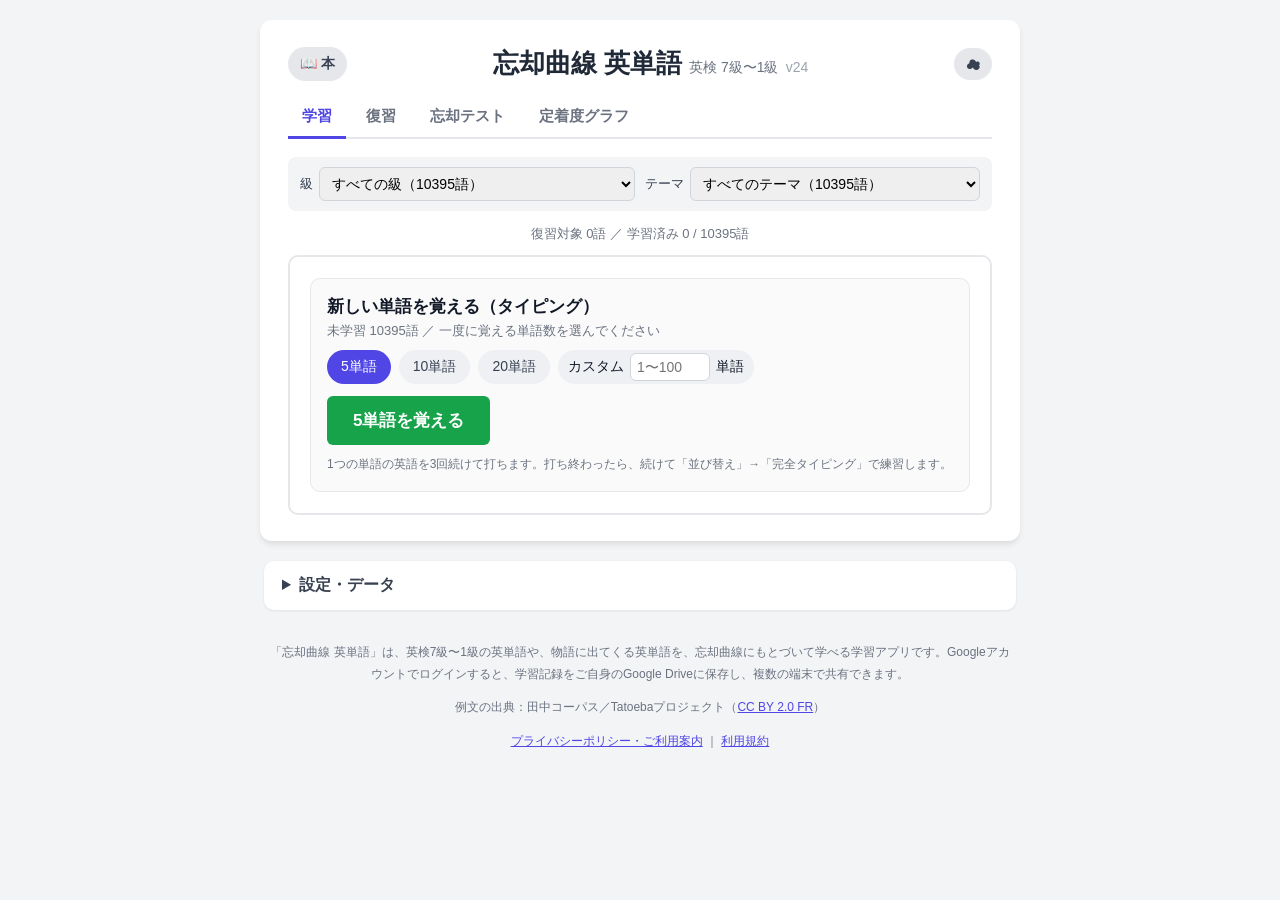
<file: index.html>
<!DOCTYPE html>
<html lang="ja">
<head>
    <meta charset="UTF-8">
    <meta name="viewport" content="width=device-width, initial-scale=1.0">
    <title>忘却曲線 英単語</title>
    <meta name="application-name" content="忘却曲線 英単語">
    <meta property="og:site_name" content="忘却曲線 英単語">
    <meta property="og:title" content="忘却曲線 英単語">
    <meta name="description" content="忘却曲線 英単語は、英検7級〜1級の英単語や物語に出てくる英単語を、忘却曲線にもとづいて学べる学習アプリです。">
    <!-- Google Search Console で「HTMLタグ」で所有権を確認する場合は、ここに表示されたタグを貼ります（例）
         <meta name="google-site-verification" content="表示されたコード"> -->
    <link rel="stylesheet" href="css/style.css?v=24">
</head>
<body>

<div class="container">
    <div id="loadError" class="load-error" hidden></div>
    <div id="backupBanner" class="info-banner" hidden></div>
    <div class="head">
        <button class="mode-switch" id="modeSwitch" title="本で英単語を学ぶ">📖 本</button>
        <h1>忘却曲線 英単語 <small>英検 7級〜1級</small> <small class="ver">v24</small></h1>
        <button class="sync-btn off" id="syncBtn" title="Googleアカウントで同期" hidden>☁</button>
    </div>

    <nav class="tabs">
        <button class="tab active" data-tab="learn">学習</button>
        <button class="tab" data-tab="review">復習</button>
        <button class="tab" data-tab="test">忘却テスト</button>
        <button class="tab" data-tab="graph">定着度グラフ</button>
    </nav>

    <!-- 学習する範囲（級・テーマ） -->
    <div class="scope" id="scopeBar">
        <label id="lblLevel">級 <select id="scopeLevel"></select></label>
        <label id="lblTheme">テーマ <select id="scopeTheme"></select></label>
        <label id="lblBook" hidden>本 <select id="scopeBook"></select></label>
        <button class="btn-secondary story-btn" id="btnStory" hidden>📖 本文を読む</button>
    </div>

    <!-- ===== 学習タブ ===== -->
    <section id="tab-learn">
        <div class="chips" id="modeChips"></div>
        <div class="stats" id="learnStats"></div>
        <div class="card" id="card"></div>
        <div class="typearea" id="typeArea"></div>
        <div class="help-text" id="helpText"></div>
        <button class="btn-link back-home" id="backHome" hidden>← ホームに戻る</button>
    </section>

    <!-- ===== 定着度グラフタブ ===== -->
    <section id="tab-graph" hidden>
        <div class="kpis" id="summary"></div>
        <div class="stackbar" id="stackbar"></div>
        <div class="legend" id="legend"></div>

        <div class="filters">
            <input id="gQuery" type="search" placeholder="単語・意味で検索">
            <select id="gSort">
                <option value="Rasc">定着度が低い順</option>
                <option value="Rdesc">定着度が高い順</option>
                <option value="due">次の復習が近い順</option>
                <option value="id">番号順</option>
            </select>
        </div>
        <div class="chips" id="gFilter"></div>
        <div class="wordlist" id="wordList"></div>

        <details class="note">
            <summary>定着度と思い出しやすさの考え方</summary>
            <p>記憶の強さを、性質の違う2つの値で表しています（ビョーク夫妻の「記憶の二元理論」をもとにした簡易モデルです）。</p>
            <ul>
                <li><b>定着度</b>（貯蔵強度）：脳にどれだけ深く刻まれたか。1回目の学習直後は12%と低く、<b>復習で思い出せるたびに積み上がります</b>。時間がたっても下がりません。</li>
                <li><b>思い出しやすさ</b>（検索強度）：いますぐ思い出せる度合い。学習した直後は100%で、時間とともに下がります（エビングハウスの忘却曲線）。定着度が高い単語ほど、ゆっくり下がります。</li>
            </ul>
            <ul>
                <li>思い出せたとき：定着度が上がります。忘れかけた（思い出しやすさが低い）ときに思い出せるほど、大きく上がります。</li>
                <li>忘れた・ヒントを使った：定着度は下がりませんが、次の復習までの間隔が短くなります。</li>
                <li>思い出しやすさが70%を下回った単語が、「忘却テスト」の対象になります。</li>
                <li>「復習」タブで打ち直すと「再学習」として記録され、思い出しやすさが100%に戻り、定着度が少し上がります。</li>
                <li>「定着度」で分けた区分（50%未満など）は、「復習」タブの区分と同じです。</li>
            </ul>
            <p>実際の記憶を測った値ではなく、目安の推定値です。</p>
        </details>
    </section>
</div>

<!-- ===== 設定・データ ===== -->
<div class="container plain">
    <details class="settings">
        <summary>設定・データ</summary>

        <div class="sync-box">
            <div class="sync-title">☁ Googleアカウントで学習記録を同期</div>
            <div class="sync-note">Googleにログインすると、学習記録が Google Drive の「このアプリ専用の非表示フォルダ」に自動で保存されます。ほかの端末で同じGoogleアカウントでログインすると、自動で取り込まれます（ほかのファイルには触れません）。</div>
            <div class="sync-status off" id="syncStatus"></div>
            <div class="sync-buttons">
                <button class="btn-primary" id="btnGLogin">Googleでログイン</button>
                <button class="btn-secondary" id="btnGSync" hidden>今すぐ同期</button>
                <button class="btn-secondary" id="btnGLogout" hidden>同期をやめる</button>
                <button class="btn-danger" id="btnGDelete" hidden>Google Drive のデータを削除</button>
            </div>
            <div class="sync-note">「Google Drive のデータを削除」は、Drive の同期データだけを消します（この端末の記録は残ります）。全端末の記録を空にしたいときは、同期中に下の「データをリセット」を押してください。詳しくは<a href="privacy.html" target="_blank" rel="noopener">プライバシーポリシー</a>をご覧ください。</div>
        </div>

        <div class="setting-row">
            <label><input type="checkbox" id="jaFirst"> 日本語タイピングは最初の意味だけ打つ（例：「を持っている，所持している」→「を持っている」）</label>
            <label><input type="checkbox" id="soundOn"> 効果音</label>
            <label>最初に開くページ
                <select id="homePage">
                    <option value="words">忘却曲線 英単語</option>
                    <option value="book">本</option>
                </select>
            </label>
            <label>音声の再生方法
                <select id="voiceMode">
                    <option value="auto">自動（おすすめ）</option>
                    <option value="online">インターネット音声を優先</option>
                    <option value="device">端末の音声のみ</option>
                </select>
            </label>
            <label>カタカナ表記（3回打ちの画面）
                <select id="kanaMode">
                    <option value="grad">だんだん減らす（おすすめ）</option>
                    <option value="always">いつも表示</option>
                    <option value="off">表示しない</option>
                </select>
            </label>
        </div>

        <div class="speech-test">
            <button class="btn-secondary" id="btnSpeechTest">🔊 音声のテスト</button>
            <div class="speech-info" id="speechInfo">発音が鳴らないときは、このボタンで原因を調べられます。</div>
        </div>

        <div class="save-info" id="saveInfo"></div>

        <div class="backup-section">
            <button class="btn-secondary" id="btnExport">データをエクスポート (保存)</button>
            <button class="btn-secondary" id="btnImport">インポート</button>
            <button class="btn-secondary" id="btnRescue">退避データを書き出す</button>
            <button class="btn-danger" id="btnReset">データをリセット</button>
            <input type="file" id="importFile" accept=".json,application/json" style="display:none">
        </div>

        <div class="timebox">
            <div class="timebox-title">テスト用：時間を進める</div>
            <div class="timebox-note">忘却曲線の動きを確かめたいときに使います。進めた時間は学習記録にも反映されるので、確認が終わったら「リセット」で戻してください。</div>
            <div class="timebox-buttons">
                <button class="btn-secondary" data-skip="1">+1時間</button>
                <button class="btn-secondary" data-skip="6">+6時間</button>
                <button class="btn-secondary" data-skip="24">+1日</button>
                <button class="btn-secondary" data-skip="72">+3日</button>
                <button class="btn-secondary" data-skip="168">+7日</button>
                <button class="btn-secondary" data-skip="0">リセット</button>
            </div>
            <div class="timebox-now" id="timeNow"></div>
        </div>
    </details>
</div>

<footer class="site-footer">
    <p>「忘却曲線 英単語」は、英検7級〜1級の英単語や、物語に出てくる英単語を、忘却曲線にもとづいて学べる学習アプリです。Googleアカウントでログインすると、学習記録をご自身のGoogle Driveに保存し、複数の端末で共有できます。</p>
    <p>例文の出典：田中コーパス／Tatoebaプロジェクト（<a href="https://creativecommons.org/licenses/by/2.0/fr/" target="_blank" rel="noopener">CC BY 2.0 FR</a>）</p>
    <p><a href="privacy.html">プライバシーポリシー・ご利用案内</a> ｜ <a href="terms.html">利用規約</a></p>
</footer>

<!-- ===== 単語ごとの詳細（忘却曲線） ===== -->
<div id="modal" class="modal" hidden>
    <div class="modal-box">
        <button class="modal-close" id="modalClose" aria-label="閉じる">×</button>
        <div id="modalBody"></div>
    </div>
</div>

<script>
var WORDS_LV = {};
var BOOKS_DATA = [];
var EXAMPLES = {};
var __errs = [];
window.addEventListener("error", function (e) { __errs.push((e.message || "") + (e.filename ? " (" + e.filename.split("/").slice(-2).join("/") + ")" : "")); });
</script>
<script src="js/data/words_7.js?v=24"></script>
<script src="js/data/words_6.js?v=24"></script>
<script src="js/data/words_5.js?v=24"></script>
<script src="js/data/words_4.js?v=24"></script>
<script src="js/data/words_3.js?v=24"></script>
<script src="js/data/words_p2.js?v=24"></script>
<script src="js/data/words_2.js?v=24"></script>
<script src="js/data/words_p1.js?v=24"></script>
<script src="js/data/words_1.js?v=24"></script>
<script src="js/data/legacy.js?v=24"></script>
<script src="js/data/examples.js?v=24"></script>
<script src="js/data/book_pigs.js?v=24"></script>
<script src="js/data/book_kittens.js?v=24"></script>
<script src="js/data/book_bears.js?v=24"></script>
<script src="js/data/book_chicken.js?v=24"></script>
<script src="js/data/book_ginger.js?v=24"></script>
<script src="js/data/book_oldwoman.js?v=24"></script>
<script src="js/data/book_owl.js?v=24"></script>
<script src="js/config.js?v=24"></script>
<script src="js/app.js?v=24"></script>
<script src="js/sync.js?v=24"></script>
<script src="https://accounts.google.com/gsi/client" async defer></script>
<script>
// ファイルの置き忘れ・古いファイルが混ざっているときに、画面に原因を表示する
(function () {
  var msg = "";
  var wordsOk = false;
  try { wordsOk = typeof WORDS !== "undefined" && WORDS.length > 0; } catch (e) {}
  if (typeof APP_VERSION === "undefined" || APP_VERSION !== "v24") {
    msg = "js/app.js が古い、または見つかりません。zipの中身（js・css・index.html）をすべて新しいものに上書きしてください。";
  } else if (!wordsOk) {
    msg = "単語データが読み込めていません。js/data フォルダ（words_7.js など10ファイル）が、フォルダごとアップロードされているか確認してください。";
  } else if (__errs.length) {
    msg = "エラーが発生しました：" + __errs[0];
  }
  if (msg) {
    var b = document.getElementById("loadError");
    b.textContent = msg + "　（直らないときは Ctrl+F5 で再読み込み）";
    b.hidden = false;
  }
})();
</script>
</body>
</html>
</file>
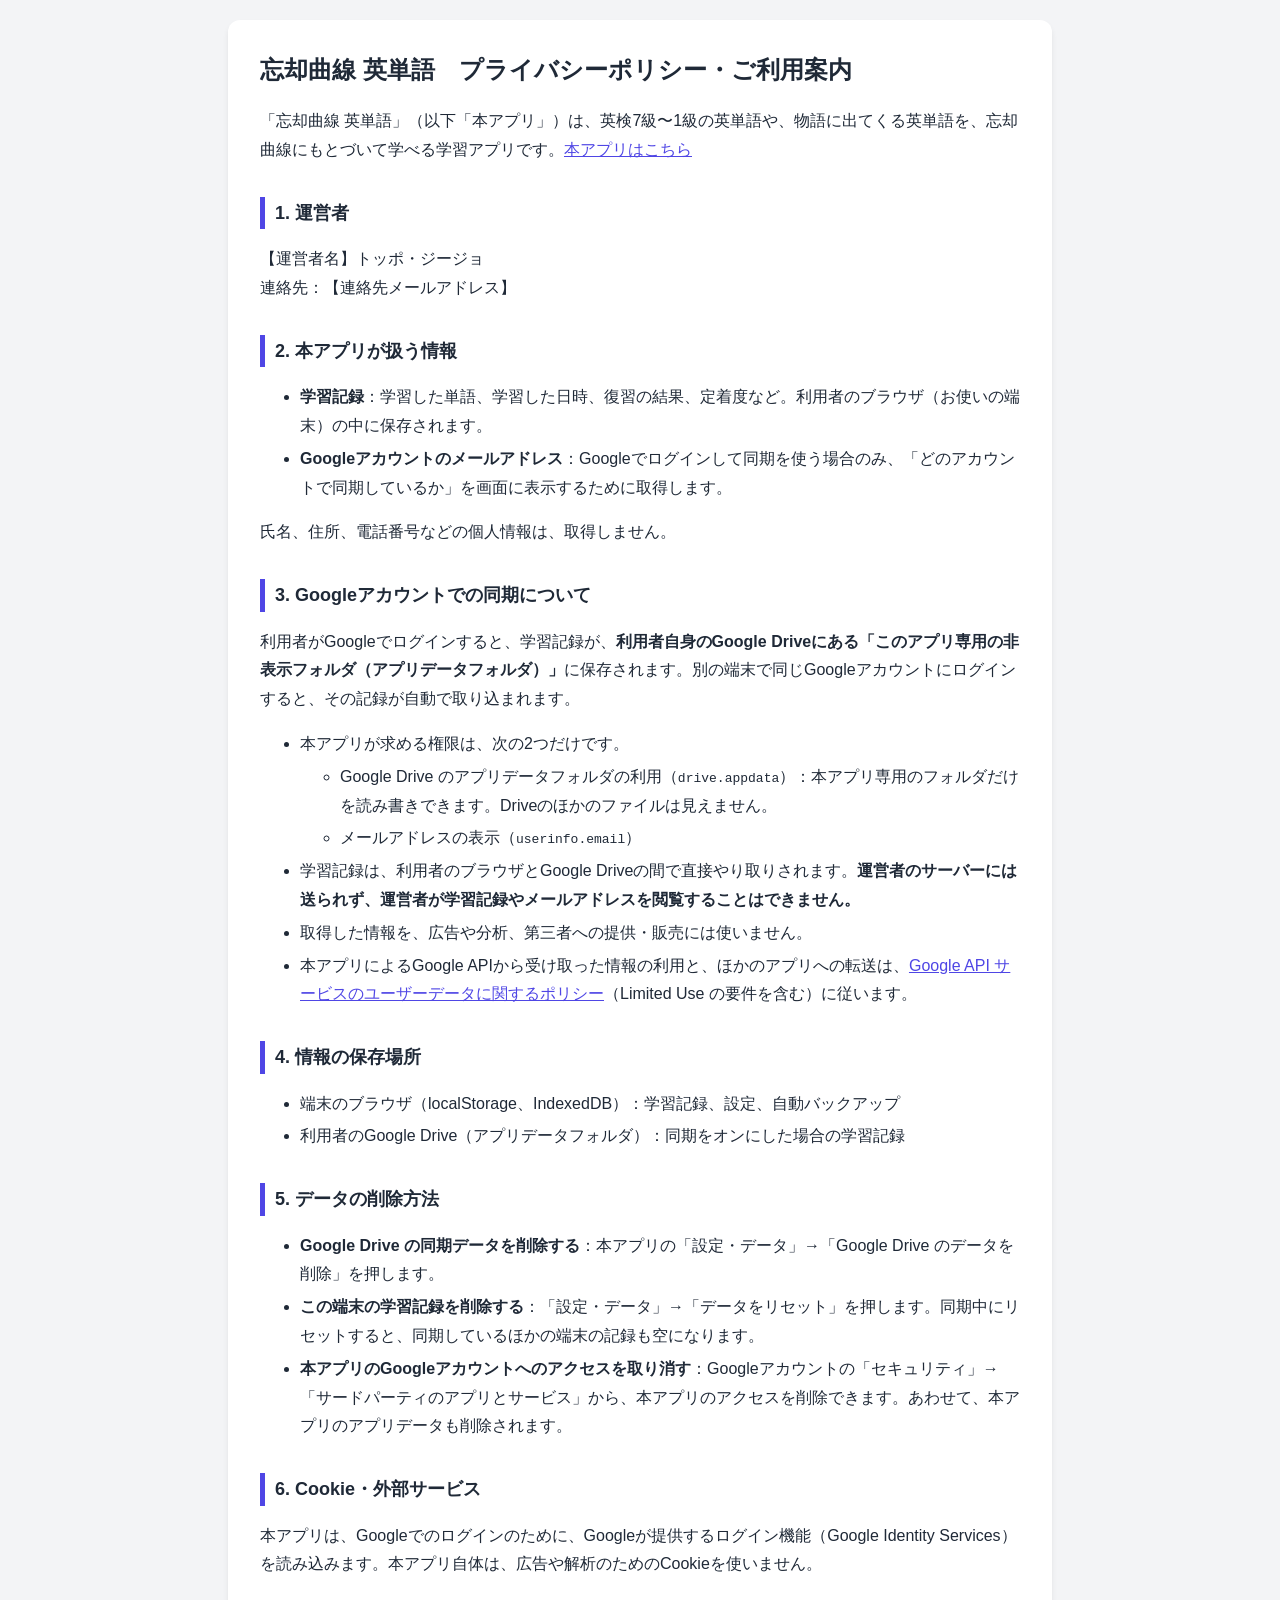
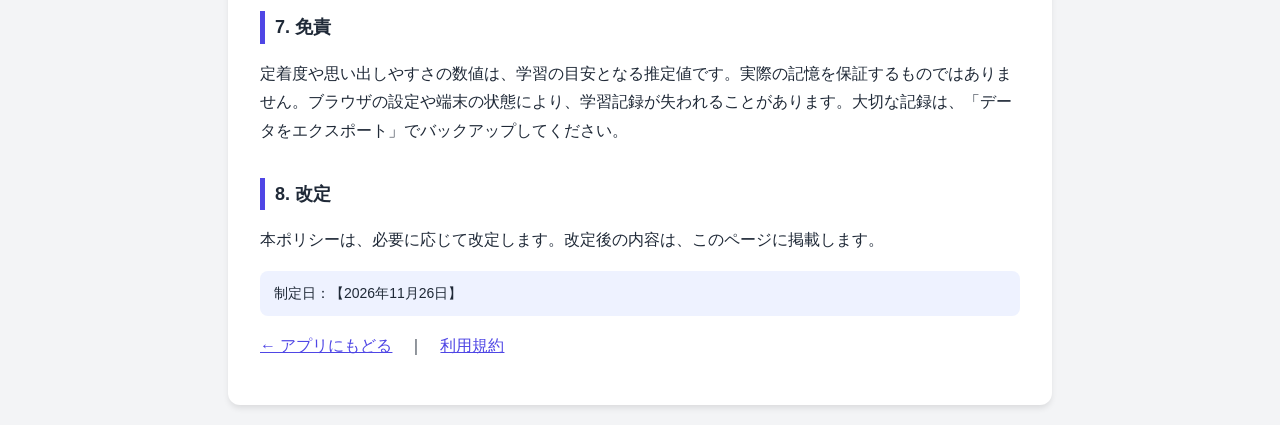
<file: privacy.html>
<!DOCTYPE html>
<html lang="ja">
<head>
<meta charset="UTF-8">
<meta name="viewport" content="width=device-width, initial-scale=1.0">
<title>プライバシーポリシー・ご利用案内｜忘却曲線 英単語</title>
<!--
  このページは、公開用のひな形です。次の2か所の【　】を、運営者の情報に書き換えてください。
    ・【運営者名】　　・【連絡先メールアドレス】
  法律の専門家による確認はしていません。必要に応じて、ご自身で内容を確認・修正してください。
  Google Cloud コンソールの「ブランディング」には、このページのURL（例：https://ユーザー名.github.io/リポジトリ名/privacy.html）を、
  「アプリケーション プライバシー ポリシー リンク」として入力します。
-->
<style>
  body { font-family: 'Helvetica Neue', Arial, 'Hiragino Kaku Gothic ProN', Meiryo, sans-serif; background: #f3f4f6; margin: 0; padding: 20px; color: #1f2937; line-height: 1.8; }
  main { max-width: 760px; margin: 0 auto; background: #fff; padding: 28px 32px; border-radius: 12px; box-shadow: 0 4px 6px -1px rgba(0,0,0,.1); }
  h1 { font-size: 24px; margin-top: 0; }
  h2 { font-size: 18px; border-left: 5px solid #4f46e5; padding-left: 10px; margin-top: 32px; }
  li { margin: 4px 0; }
  .note { background: #eef2ff; border-radius: 8px; padding: 10px 14px; font-size: 14px; }
  a { color: #4f46e5; }
</style>
</head>
<body>
<main>
<h1>忘却曲線 英単語　プライバシーポリシー・ご利用案内</h1>
<p>「忘却曲線 英単語」（以下「本アプリ」）は、英検7級〜1級の英単語や、物語に出てくる英単語を、忘却曲線にもとづいて学べる学習アプリです。<a href="index.html">本アプリはこちら</a></p>

<h2>1. 運営者</h2>
<p>【運営者名】トッポ・ジージョ<br>連絡先：【連絡先メールアドレス】</p>

<h2>2. 本アプリが扱う情報</h2>
<ul>
  <li><b>学習記録</b>：学習した単語、学習した日時、復習の結果、定着度など。利用者のブラウザ（お使いの端末）の中に保存されます。</li>
  <li><b>Googleアカウントのメールアドレス</b>：Googleでログインして同期を使う場合のみ、「どのアカウントで同期しているか」を画面に表示するために取得します。</li>
</ul>
<p>氏名、住所、電話番号などの個人情報は、取得しません。</p>

<h2>3. Googleアカウントでの同期について</h2>
<p>利用者がGoogleでログインすると、学習記録が、<b>利用者自身のGoogle Driveにある「このアプリ専用の非表示フォルダ（アプリデータフォルダ）」</b>に保存されます。別の端末で同じGoogleアカウントにログインすると、その記録が自動で取り込まれます。</p>
<ul>
  <li>本アプリが求める権限は、次の2つだけです。
    <ul>
      <li>Google Drive のアプリデータフォルダの利用（<code>drive.appdata</code>）：本アプリ専用のフォルダだけを読み書きできます。Driveのほかのファイルは見えません。</li>
      <li>メールアドレスの表示（<code>userinfo.email</code>）</li>
    </ul>
  </li>
  <li>学習記録は、利用者のブラウザとGoogle Driveの間で直接やり取りされます。<b>運営者のサーバーには送られず、運営者が学習記録やメールアドレスを閲覧することはできません。</b></li>
  <li>取得した情報を、広告や分析、第三者への提供・販売には使いません。</li>
  <li>本アプリによるGoogle APIから受け取った情報の利用と、ほかのアプリへの転送は、<a href="https://developers.google.com/terms/api-services-user-data-policy" target="_blank" rel="noopener">Google API サービスのユーザーデータに関するポリシー</a>（Limited Use の要件を含む）に従います。</li>
</ul>

<h2>4. 情報の保存場所</h2>
<ul>
  <li>端末のブラウザ（localStorage、IndexedDB）：学習記録、設定、自動バックアップ</li>
  <li>利用者のGoogle Drive（アプリデータフォルダ）：同期をオンにした場合の学習記録</li>
</ul>

<h2>5. データの削除方法</h2>
<ul>
  <li><b>Google Drive の同期データを削除する</b>：本アプリの「設定・データ」→「Google Drive のデータを削除」を押します。</li>
  <li><b>この端末の学習記録を削除する</b>：「設定・データ」→「データをリセット」を押します。同期中にリセットすると、同期しているほかの端末の記録も空になります。</li>
  <li><b>本アプリのGoogleアカウントへのアクセスを取り消す</b>：Googleアカウントの「セキュリティ」→「サードパーティのアプリとサービス」から、本アプリのアクセスを削除できます。あわせて、本アプリのアプリデータも削除されます。</li>
</ul>

<h2>6. Cookie・外部サービス</h2>
<p>本アプリは、Googleでのログインのために、Googleが提供するログイン機能（Google Identity Services）を読み込みます。本アプリ自体は、広告や解析のためのCookieを使いません。</p>

<h2>7. 免責</h2>
<p>定着度や思い出しやすさの数値は、学習の目安となる推定値です。実際の記憶を保証するものではありません。ブラウザの設定や端末の状態により、学習記録が失われることがあります。大切な記録は、「データをエクスポート」でバックアップしてください。</p>

<h2>8. 改定</h2>
<p>本ポリシーは、必要に応じて改定します。改定後の内容は、このページに掲載します。</p>

<p class="note">制定日：【2026年11月26日】</p>
<p><a href="index.html">← アプリにもどる</a>　｜　<a href="terms.html">利用規約</a></p>
</main>
</body>
</html>
</file>
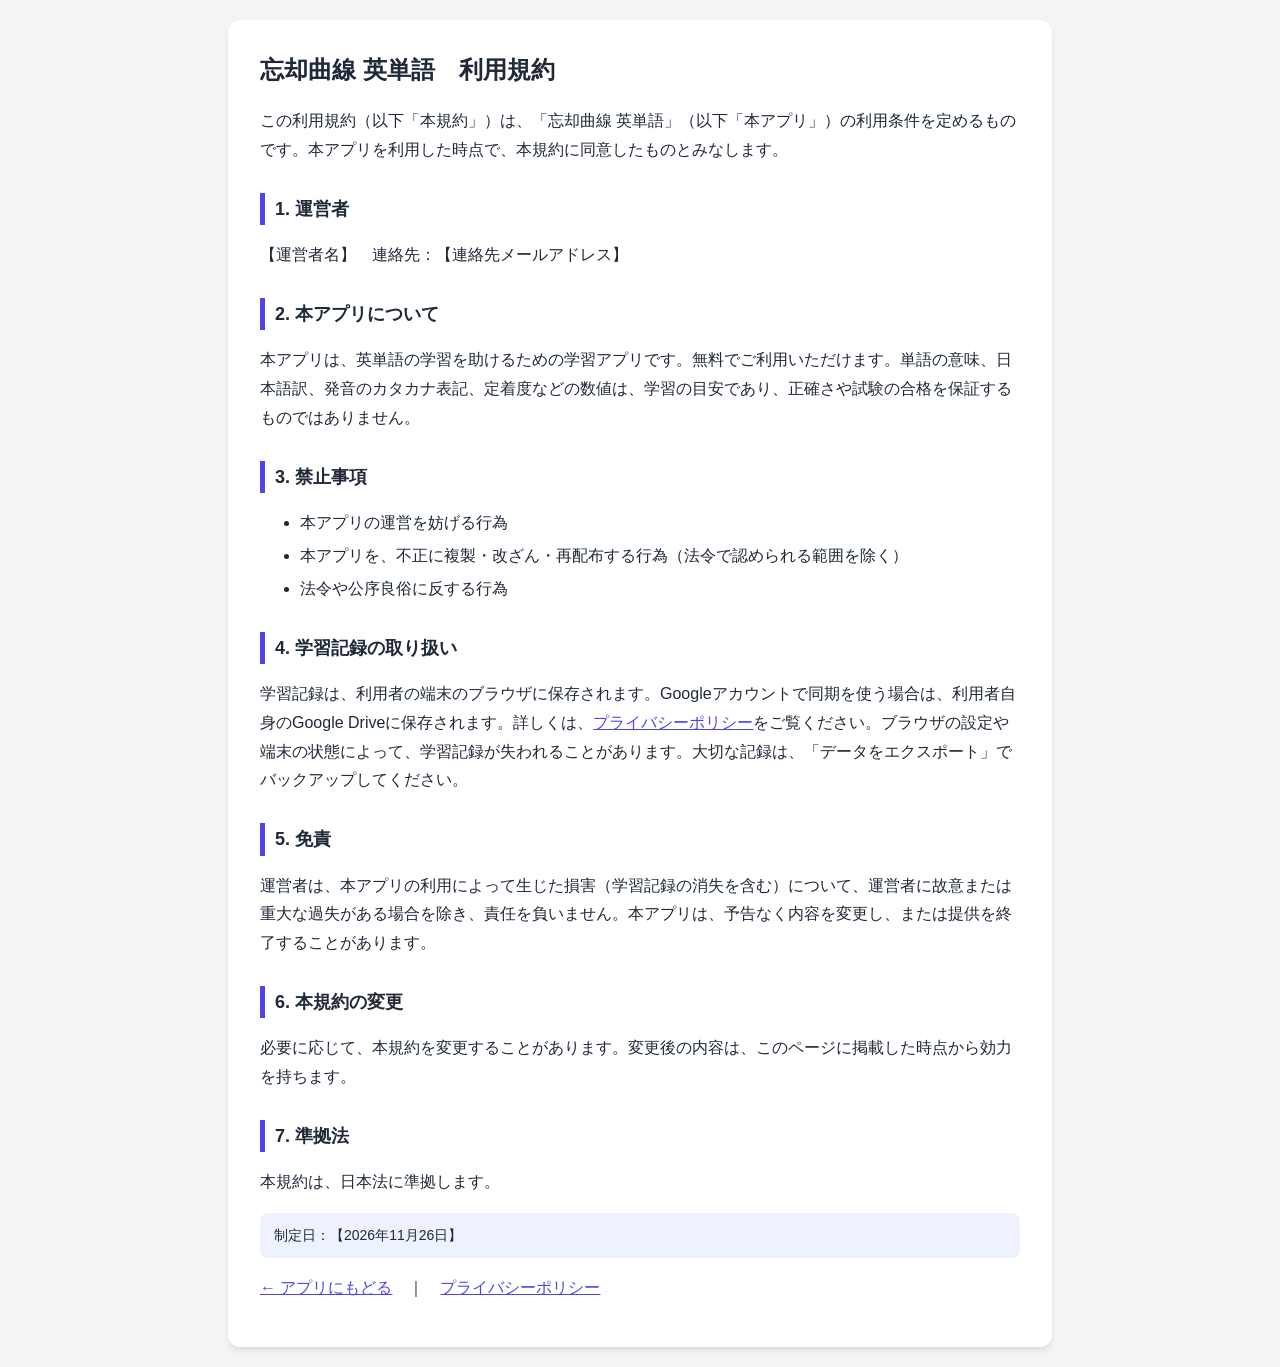
<file: terms.html>
<!DOCTYPE html>
<html lang="ja">
<head>
<meta charset="UTF-8">
<meta name="viewport" content="width=device-width, initial-scale=1.0">
<title>利用規約｜忘却曲線 英単語</title>
<!--
  このページは、公開用のひな形です。【　】を、運営者の情報に書き換えてください。
  法律の専門家による確認はしていません。必要に応じて、ご自身で内容を確認・修正してください。
  Google Cloud コンソールの「アプリケーション利用規約リンク」には、このページのURL（例：https://ユーザー名.github.io/リポジトリ名/terms.html）を入力します（入力は任意です）。
-->
<style>
  body { font-family: 'Helvetica Neue', Arial, 'Hiragino Kaku Gothic ProN', Meiryo, sans-serif; background: #f3f4f6; margin: 0; padding: 20px; color: #1f2937; line-height: 1.8; }
  main { max-width: 760px; margin: 0 auto; background: #fff; padding: 28px 32px; border-radius: 12px; box-shadow: 0 4px 6px -1px rgba(0,0,0,.1); }
  h1 { font-size: 24px; margin-top: 0; }
  h2 { font-size: 18px; border-left: 5px solid #4f46e5; padding-left: 10px; margin-top: 28px; }
  li { margin: 4px 0; }
  a { color: #4f46e5; }
  .note { background: #eef2ff; border-radius: 8px; padding: 10px 14px; font-size: 14px; }
</style>
</head>
<body>
<main>
<h1>忘却曲線 英単語　利用規約</h1>
<p>この利用規約（以下「本規約」）は、「忘却曲線 英単語」（以下「本アプリ」）の利用条件を定めるものです。本アプリを利用した時点で、本規約に同意したものとみなします。</p>

<h2>1. 運営者</h2>
<p>【運営者名】　連絡先：【連絡先メールアドレス】</p>

<h2>2. 本アプリについて</h2>
<p>本アプリは、英単語の学習を助けるための学習アプリです。無料でご利用いただけます。単語の意味、日本語訳、発音のカタカナ表記、定着度などの数値は、学習の目安であり、正確さや試験の合格を保証するものではありません。</p>

<h2>3. 禁止事項</h2>
<ul>
  <li>本アプリの運営を妨げる行為</li>
  <li>本アプリを、不正に複製・改ざん・再配布する行為（法令で認められる範囲を除く）</li>
  <li>法令や公序良俗に反する行為</li>
</ul>

<h2>4. 学習記録の取り扱い</h2>
<p>学習記録は、利用者の端末のブラウザに保存されます。Googleアカウントで同期を使う場合は、利用者自身のGoogle Driveに保存されます。詳しくは、<a href="privacy.html">プライバシーポリシー</a>をご覧ください。ブラウザの設定や端末の状態によって、学習記録が失われることがあります。大切な記録は、「データをエクスポート」でバックアップしてください。</p>

<h2>5. 免責</h2>
<p>運営者は、本アプリの利用によって生じた損害（学習記録の消失を含む）について、運営者に故意または重大な過失がある場合を除き、責任を負いません。本アプリは、予告なく内容を変更し、または提供を終了することがあります。</p>

<h2>6. 本規約の変更</h2>
<p>必要に応じて、本規約を変更することがあります。変更後の内容は、このページに掲載した時点から効力を持ちます。</p>

<h2>7. 準拠法</h2>
<p>本規約は、日本法に準拠します。</p>

<p class="note">制定日：【2026年11月26日】</p>
<p><a href="index.html">← アプリにもどる</a>　｜　<a href="privacy.html">プライバシーポリシー</a></p>
</main>
</body>
</html>
</file>
<file: css/style.css>
:root {
    --primary: #4f46e5;
    --success: #16a34a;
    --danger: #dc2626;
    --warn: #d97706;
    --bg: #f3f4f6;
    --high: #16a34a;
    --mid: #f59e0b;
    --low: #ef4444;
    --new: #d1d5db;
    --text: #111827;
    --sub: #6b7280;
    --line: #e5e7eb;
}

* { box-sizing: border-box; }

body {
    font-family: 'Helvetica Neue', Arial, 'Hiragino Kaku Gothic ProN', Meiryo, sans-serif;
    background-color: var(--bg);
    color: var(--text);
    margin: 0;
    padding: 20px;
    display: flex;
    flex-direction: column;
    align-items: center;
}
body.modal-open { overflow: hidden; }

[hidden] { display: none !important; }

.container {
    max-width: 760px;
    width: 100%;
    background: white;
    padding: 26px 28px;
    border-radius: 12px;
    box-shadow: 0 4px 6px -1px rgba(0,0,0,0.1);
    margin-bottom: 20px;
}
.container.plain { background: none; box-shadow: none; padding: 0 4px; }

h1 { text-align: center; color: #1f2937; margin: 0 0 16px; font-size: 26px; }
h1 small { font-size: 14px; color: var(--sub); font-weight: normal; }

button {
    padding: 10px 18px;
    background-color: var(--primary);
    color: white;
    border: none;
    border-radius: 6px;
    cursor: pointer;
    font-size: 15px;
    font-family: inherit;
}
button:hover { opacity: 0.9; }
button:disabled { opacity: 0.45; cursor: default; }
.btn-primary { background-color: var(--primary); }
.btn-success { background-color: var(--success); }
.btn-danger { background-color: var(--danger); }
.btn-secondary { background-color: #4b5563; }

input, select {
    padding: 9px 10px;
    border: 1px solid #d1d5db;
    border-radius: 6px;
    font-size: 15px;
    font-family: inherit;
}

/* ===== タブ ===== */
.tabs { display: flex; gap: 6px; border-bottom: 2px solid var(--line); margin-bottom: 18px; }
.tab {
    background: none; color: var(--sub); border-radius: 6px 6px 0 0;
    padding: 10px 18px; font-weight: bold; margin-bottom: -2px; border-bottom: 3px solid transparent;
}
.tab.active { color: var(--primary); border-bottom-color: var(--primary); }

/* ===== チップ ===== */
.chips { display: flex; flex-wrap: wrap; gap: 8px; margin-bottom: 12px; }
.chip {
    background: #eef0f4; color: #374151; padding: 7px 14px; border-radius: 999px; font-size: 14px;
}
.chip.on { background: var(--primary); color: white; }
.chip.small { padding: 4px 11px; font-size: 13px; }

/* ===== 学習カード ===== */
.stats { text-align: center; color: var(--sub); font-size: 13px; margin: 4px 0 12px; }
.help-text { text-align: center; color: #9ca3af; font-size: 12px; margin-top: 10px; }

.card {
    border: 2px solid var(--line);
    border-radius: 10px;
    padding: 28px 18px;
    text-align: center;
    min-height: 260px;
    display: flex;
    flex-direction: column;
    justify-content: center;
    align-items: center;
    gap: 14px;
    background-color: #fafafa;
}

.tag-line { display: flex; flex-wrap: wrap; gap: 6px; justify-content: center; }
.tag { background: #e0e7ff; color: #3730a3; font-size: 12px; padding: 3px 10px; border-radius: 999px; }
.tag.new { background: #dbeafe; color: #1d4ed8; font-weight: bold; }
.tag.soft { background: #fef3c7; color: #92400e; }

.prompt { font-size: 28px; font-weight: bold; color: #111827; line-height: 1.4; }
.word-container { display: flex; align-items: center; justify-content: center; gap: 12px; }
.word { font-size: 34px; font-weight: bold; color: #111827; }
.meaning-big { font-size: 22px; color: #374151; }
.answer { flex-direction: column; align-items: center; }
.intro-note { font-size: 13px; color: var(--sub); line-height: 1.6; }

.btn-audio { background: none; border: none; font-size: 24px; padding: 5px 8px; border-radius: 50px; }
.btn-audio:hover { background-color: #e5e7eb; opacity: 1; }

.btn-group, .btn-row { display: flex; gap: 12px; justify-content: center; flex-wrap: wrap; }

.result-mark { font-size: 26px; font-weight: bold; }
.result-mark.ok { color: var(--success); }
.result-mark.ng { color: var(--danger); }
.result-info { font-size: 14px; color: #374151; line-height: 1.8; }
.done-title { font-size: 22px; font-weight: bold; }

/* ===== スロット(1文字ずつ) ===== */
.slots { display: flex; flex-wrap: wrap; justify-content: center; align-items: center; gap: 5px; min-height: 48px; }
.slot {
    width: 36px; height: 44px; display: inline-flex; align-items: center; justify-content: center;
    font-size: 24px; font-weight: bold; border-radius: 6px; border: 2px solid #d1d5db; background: white;
}
.slot.ok { color: var(--success); border-color: var(--success); background: #f0fdf4; }
.slot.bad { color: var(--danger); border-color: var(--danger); background: #fef2f2; animation: tremble .16s infinite; }
.slot.comp { color: #6b7280; border-color: #9ca3af; border-bottom-width: 4px; background: #f9fafb; }
.slot.ghost.next { border-style: solid; border-color: var(--primary); }
@keyframes tremble { 0%,100% { transform: translate(0,0); } 25% { transform: translate(-3px,1px); } 50% { transform: translate(3px,-1px); } 75% { transform: translate(-2px,-1px); } }
.slot.fixed { color: #1f2937; border-color: #9ca3af; background: #e5e7eb; }
.slot.ghost { color: #c4c8d0; border-style: dashed; }
.sep { font-size: 22px; color: #6b7280; }
.sep.gap { width: 14px; }

.type-input { width: min(320px, 90%); text-align: center; font-size: 18px; letter-spacing: 2px; }
.msg { min-height: 20px; font-size: 13px; }
.msg.bad { color: var(--danger); font-weight: bold; }
.msg.warn { color: var(--warn); }

.pool { display: flex; flex-wrap: wrap; gap: 8px; justify-content: center; max-width: 520px; }
.key {
    width: 46px; height: 48px; padding: 0; font-size: 22px; font-weight: bold;
    background: white; color: #1f2937; border: 2px solid #c7cbd3; border-radius: 8px;
}
.key:hover:not(:disabled) { background: #eef2ff; border-color: var(--primary); opacity: 1; }
.key.used { visibility: hidden; }
.key.hint { border-color: var(--warn); background: #fffbeb; box-shadow: 0 0 0 3px rgba(217,119,6,.35); }
.key.shake { animation: shake .35s; border-color: var(--danger); background: #fef2f2; }
@keyframes shake { 0%,100% { transform: translateX(0);} 25% { transform: translateX(-6px);} 75% { transform: translateX(6px);} }

/* ===== 定着度グラフ：サマリー ===== */
.kpis { display: grid; grid-template-columns: repeat(3, 1fr); gap: 10px; margin-bottom: 14px; }
.kpi { background: #f9fafb; border: 1px solid var(--line); border-radius: 10px; padding: 12px 8px; text-align: center; }
.kpi-v { font-size: 28px; font-weight: bold; color: var(--primary); }
.kpi-l { font-size: 12px; color: var(--sub); margin-top: 2px; }

.stackbar { display: flex; height: 18px; border-radius: 9px; overflow: hidden; background: var(--new); }
.stackbar i { display: block; height: 100%; }
.lv-high { background: var(--high); }
.lv-mid { background: var(--mid); }
.lv-low { background: var(--low); }
.lv-new { background: var(--new); }
.legend { display: flex; flex-wrap: wrap; gap: 14px; font-size: 12px; color: #374151; margin: 8px 0 16px; }
.legend i { display: inline-block; width: 10px; height: 10px; border-radius: 3px; margin-right: 5px; }

.filters { display: flex; gap: 8px; margin-bottom: 10px; }
.filters input { flex: 1; min-width: 0; }

.wordlist { max-height: 460px; overflow-y: auto; border: 1px solid var(--line); border-radius: 8px; }
.row {
    display: grid; grid-template-columns: 36px 130px 1fr 90px 48px; align-items: center; gap: 8px;
    padding: 8px 10px; border-bottom: 1px solid #f1f2f4; cursor: pointer; font-size: 14px;
}
.row:hover { background: #f5f7ff; }
.row .no { color: #9ca3af; font-size: 12px; text-align: right; }
.row .en { font-weight: bold; overflow: hidden; text-overflow: ellipsis; white-space: nowrap; }
.row .ja { color: #4b5563; overflow: hidden; text-overflow: ellipsis; white-space: nowrap; }
.row .bar { background: #eceef2; height: 8px; border-radius: 4px; overflow: hidden; }
.row .bar i { display: block; height: 100%; }
.row .pc { text-align: right; font-weight: bold; }
.row .pc.dim { color: #9ca3af; font-weight: normal; font-size: 12px; }
.empty-list { padding: 24px; text-align: center; color: var(--sub); }

.note { margin-top: 16px; font-size: 13px; color: #4b5563; }
.note summary { cursor: pointer; font-weight: bold; }
.note li { margin: 4px 0; }

/* ===== 設定 ===== */
.settings { background: white; border-radius: 10px; padding: 14px 18px; box-shadow: 0 1px 3px rgba(0,0,0,.08); }
.settings summary { cursor: pointer; font-weight: bold; color: #374151; }
.setting-row { display: flex; gap: 20px; flex-wrap: wrap; margin: 14px 0; font-size: 14px; align-items: center; }
.backup-section { display: flex; gap: 10px; flex-wrap: wrap; justify-content: center; margin-top: 10px; }
.timebox { margin-top: 18px; padding: 12px; border: 1px dashed #c7cbd3; border-radius: 8px; }
.timebox-title { font-weight: bold; font-size: 14px; }
.timebox-note { font-size: 12px; color: var(--sub); margin: 4px 0 10px; line-height: 1.6; }
.timebox-buttons { display: flex; gap: 8px; flex-wrap: wrap; }
.timebox-buttons button { padding: 7px 12px; font-size: 13px; }
.timebox-now { font-size: 12px; color: #374151; margin-top: 10px; }

/* ===== 詳細モーダル ===== */
.modal {
    position: fixed; inset: 0; background: rgba(17,24,39,.55); z-index: 50;
    display: flex; align-items: flex-start; justify-content: center; padding: 20px; overflow-y: auto;
}
.modal-box {
    position: relative; background: white; border-radius: 12px; max-width: 760px; width: 100%;
    padding: 24px; margin: auto 0; box-shadow: 0 10px 30px rgba(0,0,0,.3);
}
.modal-close {
    position: absolute; top: 10px; right: 10px; width: 36px; height: 36px; padding: 0;
    background: #eef0f4; color: #374151; font-size: 22px; border-radius: 50%;
}
.d-head { display: flex; align-items: center; gap: 10px; flex-wrap: wrap; padding-right: 40px; }
.d-word { font-size: 30px; font-weight: bold; }
.d-ja { color: #4b5563; margin: 2px 0 14px; }
.d-empty { text-align: center; color: var(--sub); padding: 30px 0; line-height: 1.8; }

.d-level { display: flex; align-items: center; gap: 16px; padding: 12px 16px; border-radius: 10px; margin-bottom: 10px; color: white; }
.d-level.lv-none { background: #6b7280; }
.d-pct { font-size: 40px; font-weight: bold; line-height: 1; }
.d-lvl-t { font-size: 12px; opacity: .9; }
.d-lvl-s { font-size: 17px; font-weight: bold; }

.d-facts { display: grid; grid-template-columns: repeat(auto-fit, minmax(180px, 1fr)); gap: 8px; margin-bottom: 14px; }
.d-facts div { background: #f9fafb; border: 1px solid var(--line); border-radius: 8px; padding: 8px 12px; font-size: 13px; }
.d-facts span { display: block; color: var(--sub); font-size: 11px; }

.d-range { display: flex; align-items: center; gap: 6px; flex-wrap: wrap; font-size: 13px; color: var(--sub); margin-bottom: 4px; }
.d-range span { margin-right: 4px; }

.chart { width: 100%; height: auto; display: block; }
.c-grid { stroke: #e5e7eb; stroke-width: 1; }
.c-thresh { stroke: #f87171; stroke-width: 1.2; stroke-dasharray: 5 4; }
.c-thlab { fill: #dc2626; font-size: 11px; }
.c-ylab { fill: #6b7280; font-size: 11px; }
.c-xlab { fill: #374151; font-size: 11px; }
.c-xsub { fill: #9ca3af; font-size: 10px; }
.c-tick { stroke: #9ca3af; }
.c-line { fill: none; stroke: var(--primary); stroke-width: 2.6; stroke-linejoin: round; }
.c-line.future { stroke-dasharray: 6 5; opacity: .6; }
.c-drop { stroke: #9ca3af; stroke-width: 1.2; stroke-dasharray: 3 3; }
.c-dot { stroke: white; stroke-width: 2; }
.c-dot.first { fill: #2563eb; }
.c-dot.ok { fill: var(--success); }
.c-dot.ng { fill: var(--danger); }
.c-due { fill: var(--warn); stroke: white; stroke-width: 1.5; }
.c-now { stroke: #111827; stroke-width: 1.2; stroke-dasharray: 2 3; }
.c-nowdot { fill: #111827; stroke: white; stroke-width: 2; }
.c-nowlab { fill: #111827; font-size: 14px; font-weight: bold; }

.chart-legend { display: flex; flex-wrap: wrap; gap: 14px; font-size: 12px; color: #4b5563; margin: 4px 0 14px; }
.chart-legend i { display: inline-block; vertical-align: middle; margin-right: 5px; }
.chart-legend .dot { width: 10px; height: 10px; border-radius: 50%; }
.chart-legend .dot.first { background: #2563eb; }
.chart-legend .dot.ok { background: var(--success); }
.chart-legend .dot.ng { background: var(--danger); }
.chart-legend .dia { width: 9px; height: 9px; background: var(--warn); transform: rotate(45deg); }
.chart-legend .ln { width: 18px; height: 0; border-top: 2px solid var(--primary); }

.table-wrap { overflow-x: auto; margin-bottom: 14px; }
.hist { width: 100%; border-collapse: collapse; font-size: 13px; }
.hist th { text-align: left; background: #f3f4f6; padding: 6px 8px; font-weight: bold; white-space: nowrap; }
.hist td { padding: 6px 8px; border-bottom: 1px solid #f1f2f4; white-space: nowrap; }
.hist td.ok { color: var(--success); font-weight: bold; }
.hist td.ng { color: var(--danger); font-weight: bold; }
.dim { color: #9ca3af; font-weight: normal; }
.note-small { font-size: 11px; color: #9ca3af; text-align: center; margin-top: 10px; }

/* ===== スマートフォン ===== */
@media (max-width: 560px) {
    body { padding: 10px; }
    .container { padding: 18px 14px; }
    h1 { font-size: 21px; }
    .prompt { font-size: 23px; }
    .word { font-size: 28px; }
    .slot { width: 28px; height: 38px; font-size: 20px; }
    .key { width: 40px; height: 44px; font-size: 20px; }
    .kpi-v { font-size: 22px; }
    .row { grid-template-columns: 30px 100px 1fr 44px; }
    .row .bar { display: none; }
    .help-text { display: none; }
    .filters { flex-direction: column; }
    .modal { padding: 8px; }
    .modal-box { padding: 18px 14px; }
}

/* ===== ホーム・タイピング学習 ===== */
.btn-link { background: none; color: var(--primary); padding: 6px 8px; font-size: 14px; text-decoration: underline; }
.back-home { display: block; margin: 10px auto 0; }
.big { padding: 13px 26px; font-size: 17px; font-weight: bold; }
.card.home-card { align-items: stretch; text-align: left; background: white; padding: 20px; gap: 18px; }
.home-sec { border: 1px solid var(--line); border-radius: 10px; padding: 16px; background: #fafafa; }
.home-sec h3 { margin: 0 0 4px; font-size: 17px; }
.home-sub { font-size: 13px; color: var(--sub); margin-bottom: 10px; }
.home-note { font-size: 12px; color: var(--sub); margin-top: 10px; line-height: 1.6; }
.custom-box { display: inline-flex; align-items: center; gap: 6px; font-size: 14px; padding: 3px 10px; border-radius: 999px; background: #eef0f4; }
.custom-box.on { background: var(--primary); color: white; }
.custom-box input { width: 80px; padding: 5px 6px; font-size: 14px; color: #111827; }

.info-rows { width: 100%; max-width: 460px; display: flex; flex-direction: column; gap: 8px; text-align: left; }
.irow { display: flex; align-items: center; gap: 12px; padding: 8px 12px; background: white; border: 1px solid var(--line); border-radius: 8px; }
.il { font-size: 12px; color: var(--sub); width: 52px; flex-shrink: 0; }
.iv { font-size: 22px; font-weight: bold; display: flex; align-items: center; gap: 8px; flex-wrap: wrap; }
.iv.target { color: var(--primary); }
.iv .hl { color: var(--primary); }
.iv .dim { font-size: 16px; }

.typearea { display: flex; flex-direction: column; align-items: center; gap: 10px; margin-top: 16px; }
.typearea:empty { display: none; }
.type-label { font-size: 13px; color: #374151; font-weight: bold; text-align: center; }
.msg.good { color: var(--success); font-weight: bold; }

.choose { width: 100%; display: flex; flex-direction: column; align-items: center; gap: 12px; }
.choose-title { font-size: 14px; font-weight: bold; color: #374151; margin-top: 8px; }

/* ===== ふりがな ===== */
ruby { ruby-position: over; }
rt { font-size: 0.45em; color: #9ca3af; font-weight: normal; letter-spacing: 0; }
.prompt, .iv.ja, .meaning-big, .d-ja { line-height: 2; }
.ver { color: #9ca3af; }

/* ===== 復習・忘却テスト ===== */
.tabs .tab { padding: 10px 14px; }
.cat-grid { display: grid; grid-template-columns: repeat(4, 1fr); gap: 8px; margin: 8px 0 14px; }
.cat { background: white; color: #374151; border: 2px solid var(--line); border-radius: 10px; padding: 10px 4px; display: flex; flex-direction: column; align-items: center; gap: 2px; }
.cat.on { border-color: var(--primary); background: #eef2ff; color: var(--primary); }
.cat-n { font-size: 24px; font-weight: bold; }
.cat-n small { font-size: 12px; margin-left: 2px; }
.cat-l { font-size: 12px; }
.test-count { display: flex; align-items: baseline; gap: 8px; margin: 6px 0 10px; }
.test-count b { font-size: 40px; color: var(--primary); }
.test-count span { color: #374151; }
@media (max-width: 560px) {
    .tabs .tab { padding: 9px 8px; font-size: 13px; }
    .cat-grid { grid-template-columns: repeat(2, 1fr); }
}

/* ===== 級・テーマの選択 ===== */
.scope { display: flex; flex-wrap: wrap; gap: 10px; margin: 0 0 14px; padding: 10px 12px; background: #f3f4f6; border-radius: 8px; font-size: 13px; color: #374151; }
.scope label { display: flex; align-items: center; gap: 6px; flex: 1 1 200px; min-width: 0; }
.scope select { flex: 1; min-width: 0; padding: 7px 8px; font-size: 14px; }
.more-btn { display: block; margin: 10px auto; }

.load-error { background: #fef2f2; color: #b91c1c; border: 2px solid #fca5a5; border-radius: 8px; padding: 12px 14px; margin-bottom: 14px; font-size: 14px; line-height: 1.6; font-weight: bold; }

/* ===== 文字埋め ===== */
.slot.blank { border: 2px dashed var(--primary); background: #eef2ff; }
.slot.blank.next { border-style: solid; box-shadow: 0 0 0 3px rgba(79,70,229,.25); }

/* ===== 3回打ちの進み具合 ===== */
.rep-box { display: flex; flex-direction: column; align-items: center; gap: 6px; margin-top: 4px; }
.rep-text { font-size: 20px; font-weight: bold; color: var(--primary); }
.rep-dots { display: flex; gap: 10px; }
.rep-dot { width: 30px; height: 30px; border-radius: 50%; display: inline-flex; align-items: center; justify-content: center; font-size: 14px; font-weight: bold; background: #e5e7eb; color: #9ca3af; }
.rep-dot.done { background: var(--success); color: white; }
.rep-dot.now { background: var(--primary); color: white; box-shadow: 0 0 0 4px rgba(79,70,229,.25); }
.rep-sub { font-size: 12px; color: var(--sub); }

/* ===== 定着度（積み上がる）と思い出しやすさ（下がる） ===== */
.lv-start { background: #6366f1; }
.c-barea { fill: rgba(22,163,74,.16); stroke: none; }
.c-bline { fill: none; stroke: #16a34a; stroke-width: 3.2; stroke-linejoin: round; }
.c-bline.future { stroke-dasharray: 6 5; opacity: .6; }
.c-bdot { fill: #16a34a; stroke: white; stroke-width: 1.5; }
.c-blab { fill: #15803d; font-size: 11px; font-weight: bold; }
.c-nowdotb { fill: #16a34a; stroke: white; stroke-width: 2; }
.c-nowlab { font-size: 13px; font-weight: bold; }
.c-nowlab.b { fill: #15803d; }
.c-nowlab.r { fill: #4f46e5; }
.c-line { stroke-width: 2; opacity: .85; }
.d-retr { display: flex; align-items: baseline; flex-wrap: wrap; gap: 8px; padding: 8px 14px; margin-bottom: 10px; background: #eef2ff; border-radius: 8px; font-size: 14px; color: #3730a3; }
.d-retr b { font-size: 20px; }
.chart-legend .ln.g { border-top: 3px solid #16a34a; }

/* ===== カタカナ表記（英単語の下に小さく／強く読む所だけ大きく太く） ===== */
.iv.en { flex-direction: column; align-items: flex-start; gap: 2px; }
.en-line { display: flex; align-items: center; gap: 8px; }
.kn-box { line-height: 1.5; }
.kn { font-size: 12px; font-weight: normal; color: #6b7280; letter-spacing: .03em; }
.kn .kn-s { font-size: 19px; font-weight: 800; color: var(--primary); }
.kn-w { white-space: nowrap; }
.kn.light { opacity: .55; }
.kn.light .kn-s { font-size: 15px; font-weight: 700; }
.kn-cap { font-size: 10px; color: #9ca3af; font-weight: normal; }
.kn-peek { background: none; color: #9ca3af; padding: 0; font-size: 12px; text-decoration: underline; }

/* ===== 意味クイズ（左：英単語／右：8つの選択肢） ===== */
.match { width: 100%; display: grid; grid-template-columns: 1fr 1.5fr; gap: 20px; align-items: center; text-align: left; }
.match-left { display: flex; flex-direction: column; align-items: center; gap: 8px; text-align: center; }
.match-word { font-size: 34px; font-weight: bold; word-break: break-word; }
.match-hint { font-size: 12px; color: var(--sub); }
.match-right { display: flex; flex-direction: column; gap: 6px; }
.opt { display: flex; align-items: center; gap: 10px; text-align: left; background: white; color: #111827; border: 2px solid #d1d5db; border-radius: 8px; padding: 4px 12px; font-size: 16px; line-height: 1.9; }
.opt:hover:not(:disabled) { border-color: var(--primary); background: #eef2ff; opacity: 1; }
.opt-n { flex: 0 0 22px; height: 22px; border-radius: 50%; background: #e5e7eb; color: #6b7280; font-size: 12px; display: inline-flex; align-items: center; justify-content: center; }
.opt.right { border-color: var(--success); background: #f0fdf4; opacity: 1; }
.opt.wrong { border-color: var(--danger); background: #fef2f2; color: #9ca3af; animation: shake .35s; }
.opt:disabled:not(.right):not(.wrong) { opacity: .6; }
@media (max-width: 560px) {
    .match { grid-template-columns: 1fr; gap: 12px; }
    .match-word { font-size: 28px; }
}

/* ===== 本モード ===== */
.head { display: flex; align-items: center; gap: 12px; margin-bottom: 16px; }
.head h1 { flex: 1; margin: 0; text-align: center; }
.mode-switch { flex: 0 0 auto; background: #e5e7eb; color: #374151; padding: 8px 12px; border-radius: 999px; font-weight: bold; font-size: 14px; }
.mode-switch.on { background: #b45309; color: white; box-shadow: 0 0 0 3px rgba(180,83,9,.25); }
body.book-mode { background: #fdf6e9; }
body.book-mode .scope { background: #fbecd0; }
body.book-mode .tab.active { color: #b45309; border-bottom-color: #b45309; }
.story-btn { flex: 0 0 auto; padding: 7px 12px; font-size: 13px; }
.ctx { width: 100%; max-width: 460px; margin: 10px auto 0; padding: 8px 12px; background: #fffbeb; border-left: 4px solid #f59e0b; border-radius: 6px; text-align: left; }
.ctx-t { font-size: 11px; color: #b45309; font-weight: bold; }
.ctx-en { font-size: 15px; line-height: 1.6; color: #1f2937; }
.ctx-en mark { background: #fde68a; color: inherit; padding: 0 2px; border-radius: 3px; font-weight: bold; }
.ctx-ja { font-size: 12px; color: #6b7280; }
.match-left .ctx { margin-top: 6px; font-size: 13px; }
.story-title { font-size: 22px; font-weight: bold; padding-right: 40px; }
.story-title small { font-size: 14px; color: var(--sub); font-weight: normal; }
.story-note { font-size: 12px; color: var(--sub); margin: 4px 0 12px; }
.story-line { display: flex; gap: 10px; padding: 8px 0; border-bottom: 1px solid #f1f2f4; }
.story-n { flex: 0 0 24px; color: #b45309; font-weight: bold; font-size: 13px; padding-top: 3px; }
.story-en { font-size: 17px; line-height: 1.6; }
.story-ja { font-size: 13px; color: #6b7280; }

/* ===== 音声 ===== */
.speak-notice { position: fixed; left: 50%; bottom: 20px; transform: translateX(-50%); max-width: min(92vw, 520px); background: #1f2937; color: white; padding: 12px 16px; border-radius: 10px; font-size: 13px; line-height: 1.6; z-index: 80; box-shadow: 0 6px 20px rgba(0,0,0,.35); }
.speak-notice[hidden] { display: none; }
.speech-test { margin: 12px 0; display: flex; flex-direction: column; gap: 8px; align-items: flex-start; }
.speech-info { font-size: 13px; color: #374151; line-height: 1.8; background: #f9fafb; border: 1px solid var(--line); border-radius: 8px; padding: 8px 12px; width: 100%; }

.sp-q { margin-top: 6px; line-height: 2; }
.sp-q button { margin: 4px 6px 0 0; padding: 8px 16px; font-size: 15px; }
.sp-end { margin-top: 8px; padding: 8px 10px; border-radius: 6px; font-weight: bold; }
.sp-end.good { background: #f0fdf4; color: #166534; }
.sp-end.bad { background: #fef2f2; color: #991b1b; }

.save-info { font-size: 13px; color: #374151; background: #f3f4f6; border-radius: 8px; padding: 8px 12px; margin: 6px 0 12px; }

.info-banner { background: #eff6ff; color: #1e3a8a; border: 2px solid #bfdbfe; border-radius: 8px; padding: 10px 14px; margin-bottom: 14px; font-size: 13px; line-height: 1.7; display: flex; align-items: center; gap: 10px; flex-wrap: wrap; }
.info-banner button { padding: 6px 12px; font-size: 13px; }

/* ===== Googleアカウントでの同期 ===== */
.sync-btn { flex: 0 0 auto; background: #e5e7eb; color: #374151; padding: 8px 12px; border-radius: 999px; font-weight: bold; font-size: 14px; }
.sync-btn.ok { background: #dcfce7; color: #166534; }
.sync-btn.syncing { background: #e0e7ff; color: #3730a3; }
.sync-btn.error, .sync-btn.need { background: #fef3c7; color: #92400e; }
.sync-box { border: 1px solid var(--line); border-radius: 10px; padding: 12px 14px; margin: 12px 0; background: #fafafa; }
.sync-title { font-weight: bold; margin-bottom: 4px; }
.sync-note { font-size: 12px; color: var(--sub); line-height: 1.7; }
.sync-status { font-size: 13px; margin: 8px 0; padding: 6px 10px; border-radius: 6px; background: #f3f4f6; color: #374151; }
.sync-status.ok { background: #dcfce7; color: #166534; }
.sync-status.syncing { background: #e0e7ff; color: #3730a3; }
.sync-status.error, .sync-status.need { background: #fef3c7; color: #92400e; }
.sync-buttons { display: flex; gap: 8px; flex-wrap: wrap; }

.site-footer { max-width: 760px; width: 100%; margin: 0 auto 24px; padding: 0 8px; font-size: 12px; color: #6b7280; line-height: 1.8; text-align: center; }
.site-footer a { color: #4f46e5; }

/* ===== 例文（日本語の下に表示。使われている英単語は青くハイライト） ===== */
.ex, .ctx { width: 100%; max-width: 460px; margin: 10px auto 0; padding: 8px 12px; background: #f8fafc; border-left: 4px solid var(--primary); border-radius: 6px; text-align: left; }
.ex-head, .ctx-head { display: flex; align-items: center; gap: 6px; }
.ex-t, .ctx-t { font-size: 11px; color: var(--primary); font-weight: bold; }
.ex-en, .ctx-en { font-size: 16px; line-height: 1.6; color: #1f2937; }
.ex-en .hl, .ctx-en mark { color: var(--primary); font-weight: bold; background: #e0e7ff; border-radius: 3px; padding: 0 2px; }
.ex-ja, .ctx-ja { font-size: 13px; color: #6b7280; }
.ex-spk { font-size: 16px; padding: 2px 6px; }
</file>
